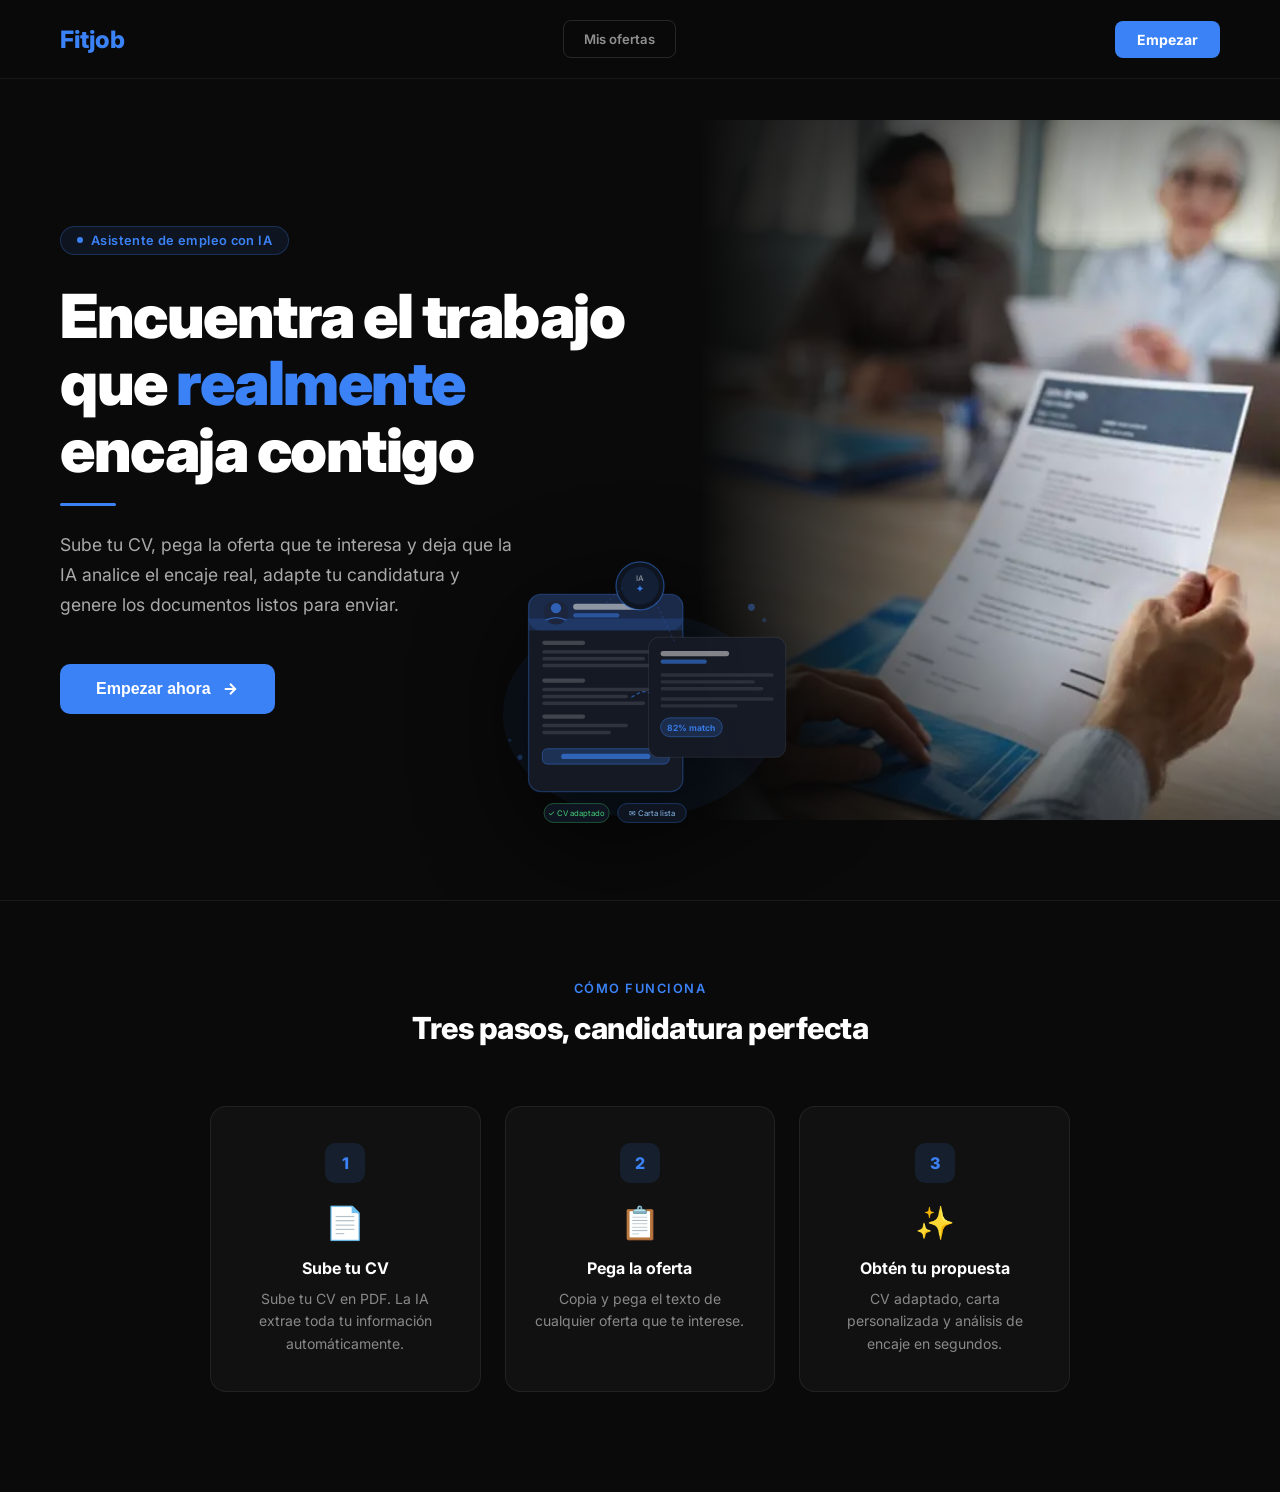
<file: pages/index.html>
<!DOCTYPE html>
<html lang="es">
<head>
  <meta charset="UTF-8">
  <meta name="viewport" content="width=device-width, initial-scale=1.0">
  <title>Fitjob — Encuentra el trabajo que realmente encaja contigo</title>
  <link rel="preconnect" href="https://fonts.googleapis.com">
  <link rel="preconnect" href="https://fonts.gstatic.com" crossorigin>
  <link href="https://fonts.googleapis.com/css2?family=Inter:wght@400;500;600;700;800;900&display=swap" rel="stylesheet">
  <link rel="stylesheet" href="/static/css/styles.css">
  <style>
    body { background: #0a0a0a; }

    .navbar {
      position: fixed; top: 0; left: 0; right: 0; z-index: 100;
      display: flex; align-items: center; justify-content: space-between;
      padding: 20px 60px;
      background: rgba(10,10,10,0.85);
      backdrop-filter: blur(12px);
      border-bottom: 1px solid rgba(255,255,255,0.06);
    }
    .navbar-logo {
      font-size: 1.5rem; font-weight: 800;
      color: #3B82F6; letter-spacing: -0.5px;
      text-decoration: none;
    }

    .hero {
      min-height: 100vh;
      display: flex; align-items: center;
      padding: 120px 60px 80px;
      gap: 60px;
      overflow: hidden;
      position: relative;
    }

    .hero-left {
      flex: 1;
      max-width: 580px;
      position: relative;
      z-index: 2;
    }

    /* Ocupa toda la mitad derecha hasta el borde de la pantalla */
    .hero-right {
      flex: 1;
      position: relative;
      align-self: stretch;
      margin-right: -60px;
      overflow: hidden;
      min-height: 600px;
    }

    /* Foto a sangre, cubre el área */
    .hero-photo {
      position: absolute;
      inset: 0;
      width: 100%;
      height: 100%;
      object-fit: cover;
      object-position: center center;
    }

    /* Gradiente sobre la foto: izquierda (negro → transparente) + oscurece top y bottom */
    .hero-overlay {
      position: absolute;
      inset: 0;
      background:
        linear-gradient(90deg,
          #0a0a0a 0%,
          rgba(10,10,10,0.65) 28%,
          rgba(10,10,10,0.15) 58%,
          transparent 80%
        ),
        linear-gradient(180deg,
          rgba(10,10,10,0.45) 0%,
          transparent 20%,
          transparent 72%,
          rgba(10,10,10,0.6) 100%
        );
      z-index: 1;
      pointer-events: none;
    }

    /* SVG de análisis IA: centrado horizontalmente, zona inferior del hero */
    .hero-mini-svg {
      position: absolute;
      bottom: 48px;
      left: 50%;
      transform: translateX(-50%);
      width: 360px;
      opacity: 0.93;
      filter: drop-shadow(0 24px 56px rgba(0,0,0,0.85));
      z-index: 5;
      pointer-events: none;
    }

    .hero-badge {
      display: inline-flex; align-items: center; gap: 8px;
      background: rgba(59,130,246,0.1);
      border: 1px solid rgba(59,130,246,0.25);
      color: #3B82F6; border-radius: 100px;
      padding: 6px 16px; font-size: 0.8rem; font-weight: 600;
      margin-bottom: 28px; letter-spacing: 0.03em;
    }
    .hero-badge::before {
      content: '';
      width: 6px; height: 6px;
      background: #3B82F6; border-radius: 50%;
      animation: pulse-dot 2s infinite;
    }
    @keyframes pulse-dot {
      0%, 100% { opacity: 1; }
      50% { opacity: 0.3; }
    }

    .hero-title {
      font-size: clamp(2.6rem, 5vw, 3.8rem);
      font-weight: 900; line-height: 1.1;
      color: #fff; letter-spacing: -1.5px;
      margin-bottom: 20px;
    }
    .hero-title span { color: #3B82F6; }

    .hero-line {
      width: 56px; height: 3px;
      background: #3B82F6; border-radius: 2px;
      margin-bottom: 24px;
    }

    .hero-tagline {
      font-size: 1.1rem; color: rgba(255,255,255,0.65);
      line-height: 1.7; margin-bottom: 44px;
      max-width: 460px;
    }

    .hero-cta {
      display: inline-flex; align-items: center; gap: 10px;
      background: #3B82F6; color: #fff;
      padding: 16px 36px; border-radius: 10px;
      font-size: 1rem; font-weight: 700;
      text-decoration: none;
      transition: background 0.2s, transform 0.15s;
      cursor: pointer; border: none;
    }
    .hero-cta:hover { background: #2563EB; transform: translateY(-2px); }
    .hero-cta svg { width: 18px; height: 18px; }

    /* ── Sección pasos ── */
    .steps-section {
      padding: 80px 60px 100px;
      border-top: 1px solid rgba(255,255,255,0.07);
    }
    .steps-label {
      text-align: center;
      font-size: 0.8rem; font-weight: 600;
      color: #3B82F6; letter-spacing: 0.12em;
      text-transform: uppercase; margin-bottom: 14px;
    }
    .steps-title {
      text-align: center;
      font-size: 1.9rem; font-weight: 800;
      color: #fff; letter-spacing: -0.5px;
      margin-bottom: 60px;
    }
    .steps-grid {
      display: grid;
      grid-template-columns: repeat(3, 1fr);
      gap: 24px; max-width: 860px; margin: 0 auto;
    }
    .step-card {
      background: #111;
      border: 1px solid rgba(255,255,255,0.07);
      border-radius: 16px; padding: 36px 28px;
      text-align: center;
      transition: border-color 0.2s, transform 0.2s;
    }
    .step-card:hover {
      border-color: rgba(59,130,246,0.35);
      transform: translateY(-4px);
    }
    .step-number {
      display: inline-flex; align-items: center; justify-content: center;
      width: 40px; height: 40px;
      background: rgba(59,130,246,0.12); color: #3B82F6;
      border-radius: 10px; font-size: 1rem; font-weight: 800;
      margin-bottom: 20px;
    }
    .step-icon { font-size: 2rem; margin-bottom: 16px; display: block; }
    .step-name { font-size: 1rem; font-weight: 700; color: #fff; margin-bottom: 10px; }
    .step-desc { font-size: 0.875rem; color: rgba(255,255,255,0.5); line-height: 1.6; }
  </style>
</head>
<body>

  <nav class="navbar">
    <a href="/" class="navbar-logo">Fitjob</a>
    <button class="btn-ghost" onclick="window.location.href='/history'" style="font-size:0.82rem;">Mis ofertas</button>
    <button class="btn-primary" onclick="empezar()">Empezar</button>
  </nav>

  <section class="hero">

    <div class="hero-left">
      <div class="hero-badge">Asistente de empleo con IA</div>
      <h1 class="hero-title">
        Encuentra el trabajo<br>que <span>realmente</span><br>encaja contigo
      </h1>
      <div class="hero-line"></div>
      <p class="hero-tagline">
        Sube tu CV, pega la oferta que te interesa y deja que la IA analice el encaje real,
        adapte tu candidatura y genere los documentos listos para enviar.
      </p>
      <button class="hero-cta" onclick="empezar()">
        Empezar ahora
        <svg viewBox="0 0 24 24" fill="none" stroke="currentColor" stroke-width="2.5">
          <path d="M5 12h14M12 5l7 7-7 7"/>
        </svg>
      </button>
    </div>

    <div class="hero-right">
      <!-- Foto de entrevista a sangre -->
      <img class="hero-photo" src="/static/img/hero.jpg.webp" alt="Entrevista de trabajo">
      <!-- Gradiente oscuro para legibilidad y coherencia de marca -->
      <div class="hero-overlay"></div>

    </div><!-- /hero-right -->

    <!-- Ilustración IA: centrada en la zona inferior del hero, entre texto y foto -->
    <svg class="hero-mini-svg" viewBox="0 0 420 360" fill="none" xmlns="http://www.w3.org/2000/svg">
        <ellipse cx="210" cy="200" rx="160" ry="120" fill="rgba(59,130,246,0.06)"/>
        <!-- Tarjeta CV -->
        <rect x="80" y="60" width="180" height="230" rx="14" fill="#161b27" stroke="rgba(59,130,246,0.35)" stroke-width="1.5"/>
        <rect x="80" y="60" width="180" height="42" rx="14" fill="rgba(59,130,246,0.18)"/>
        <rect x="80" y="88" width="180" height="14" fill="rgba(59,130,246,0.18)"/>
        <circle cx="112" cy="81" r="14" fill="#1e2840"/>
        <circle cx="112" cy="76" r="6" fill="#3B82F6" opacity="0.7"/>
        <path d="M100 90 Q112 84 124 90" stroke="#3B82F6" stroke-width="1.5" fill="none" opacity="0.7"/>
        <rect x="132" y="71" width="80" height="7" rx="3.5" fill="rgba(255,255,255,0.55)"/>
        <rect x="132" y="82" width="54" height="5" rx="2.5" fill="rgba(59,130,246,0.55)"/>
        <rect x="96" y="114" width="50" height="5" rx="2.5" fill="rgba(255,255,255,0.2)"/>
        <rect x="96" y="125" width="148" height="4" rx="2" fill="rgba(255,255,255,0.12)"/>
        <rect x="96" y="133" width="120" height="4" rx="2" fill="rgba(255,255,255,0.12)"/>
        <rect x="96" y="141" width="134" height="4" rx="2" fill="rgba(255,255,255,0.12)"/>
        <rect x="96" y="158" width="50" height="5" rx="2.5" fill="rgba(255,255,255,0.2)"/>
        <rect x="96" y="169" width="148" height="4" rx="2" fill="rgba(255,255,255,0.12)"/>
        <rect x="96" y="177" width="100" height="4" rx="2" fill="rgba(255,255,255,0.12)"/>
        <rect x="96" y="185" width="120" height="4" rx="2" fill="rgba(255,255,255,0.12)"/>
        <rect x="96" y="200" width="50" height="5" rx="2.5" fill="rgba(255,255,255,0.2)"/>
        <rect x="96" y="211" width="100" height="4" rx="2" fill="rgba(255,255,255,0.12)"/>
        <rect x="96" y="219" width="80" height="4" rx="2" fill="rgba(255,255,255,0.12)"/>
        <rect x="96" y="240" width="148" height="18" rx="6" fill="rgba(59,130,246,0.25)" stroke="rgba(59,130,246,0.5)" stroke-width="1"/>
        <rect x="118" y="246" width="104" height="6" rx="3" fill="rgba(59,130,246,0.7)"/>
        <!-- Tarjeta oferta -->
        <rect x="220" y="110" width="160" height="140" rx="12" fill="#161b27" stroke="rgba(255,255,255,0.1)" stroke-width="1"/>
        <rect x="234" y="126" width="80" height="6" rx="3" fill="rgba(255,255,255,0.5)"/>
        <rect x="234" y="136" width="54" height="5" rx="2.5" fill="rgba(59,130,246,0.6)"/>
        <rect x="234" y="152" width="132" height="4" rx="2" fill="rgba(255,255,255,0.1)"/>
        <rect x="234" y="160" width="110" height="4" rx="2" fill="rgba(255,255,255,0.1)"/>
        <rect x="234" y="168" width="120" height="4" rx="2" fill="rgba(255,255,255,0.1)"/>
        <rect x="234" y="180" width="132" height="4" rx="2" fill="rgba(255,255,255,0.1)"/>
        <rect x="234" y="188" width="90" height="4" rx="2" fill="rgba(255,255,255,0.1)"/>
        <rect x="234" y="204" width="72" height="22" rx="11" fill="rgba(59,130,246,0.2)" stroke="rgba(59,130,246,0.5)" stroke-width="1"/>
        <text x="270" y="219" text-anchor="middle" font-family="Inter,Arial,sans-serif" font-size="10" font-weight="700" fill="#3B82F6">82% match</text>
        <path d="M200 180 Q215 170 220 175" stroke="#3B82F6" stroke-width="1.5" stroke-dasharray="4 3" opacity="0.6"/>
        <!-- Nodo IA -->
        <circle cx="210" cy="50" r="28" fill="#0f1623" stroke="rgba(59,130,246,0.5)" stroke-width="1.5"/>
        <circle cx="210" cy="50" r="22" fill="rgba(59,130,246,0.1)"/>
        <text x="210" y="44" text-anchor="middle" font-family="Inter,Arial,sans-serif" font-size="9" font-weight="600" fill="rgba(255,255,255,0.5)">IA</text>
        <text x="210" y="57" text-anchor="middle" font-family="Inter,Arial,sans-serif" font-size="11" font-weight="700" fill="#3B82F6">✦</text>
        <line x1="170" y1="70" x2="192" y2="50" stroke="rgba(59,130,246,0.3)" stroke-width="1" stroke-dasharray="3 3"/>
        <line x1="250" y1="115" x2="228" y2="68" stroke="rgba(59,130,246,0.3)" stroke-width="1" stroke-dasharray="3 3"/>
        <circle cx="340" cy="75" r="4" fill="rgba(59,130,246,0.4)"/>
        <circle cx="355" cy="90" r="2.5" fill="rgba(59,130,246,0.25)"/>
        <circle cx="70" cy="250" r="3" fill="rgba(59,130,246,0.3)"/>
        <circle cx="58" cy="230" r="2" fill="rgba(59,130,246,0.2)"/>
        <!-- Chips resultado -->
        <rect x="98" y="304" width="76" height="22" rx="11" fill="#0f1623" stroke="rgba(74,222,128,0.4)" stroke-width="1"/>
        <text x="136" y="319" text-anchor="middle" font-family="Inter,Arial,sans-serif" font-size="9" fill="#4ade80">✓ CV adaptado</text>
        <rect x="184" y="304" width="80" height="22" rx="11" fill="#0f1623" stroke="rgba(59,130,246,0.4)" stroke-width="1"/>
        <text x="224" y="319" text-anchor="middle" font-family="Inter,Arial,sans-serif" font-size="9" fill="#93c5fd">✉ Carta lista</text>
      </svg>

  </section>

  <!-- Pasos -->
  <section class="steps-section">
    <p class="steps-label">Cómo funciona</p>
    <h2 class="steps-title">Tres pasos, candidatura perfecta</h2>
    <div class="steps-grid">
      <div class="step-card">
        <div class="step-number">1</div>
        <span class="step-icon">📄</span>
        <div class="step-name">Sube tu CV</div>
        <p class="step-desc">Sube tu CV en PDF. La IA extrae toda tu información automáticamente.</p>
      </div>
      <div class="step-card">
        <div class="step-number">2</div>
        <span class="step-icon">📋</span>
        <div class="step-name">Pega la oferta</div>
        <p class="step-desc">Copia y pega el texto de cualquier oferta que te interese.</p>
      </div>
      <div class="step-card">
        <div class="step-number">3</div>
        <span class="step-icon">✨</span>
        <div class="step-name">Obtén tu propuesta</div>
        <p class="step-desc">CV adaptado, carta personalizada y análisis de encaje en segundos.</p>
      </div>
    </div>
  </section>

  <script>
    async function empezar() {
      const res = await fetch('/api/session', { method: 'POST' });
      if (res.ok) {
        window.location.href = '/onboarding';
      } else {
        alert('Error al iniciar sesión. Recarga la página e inténtalo de nuevo.');
      }
    }
  </script>
</body>
</html>
</file>
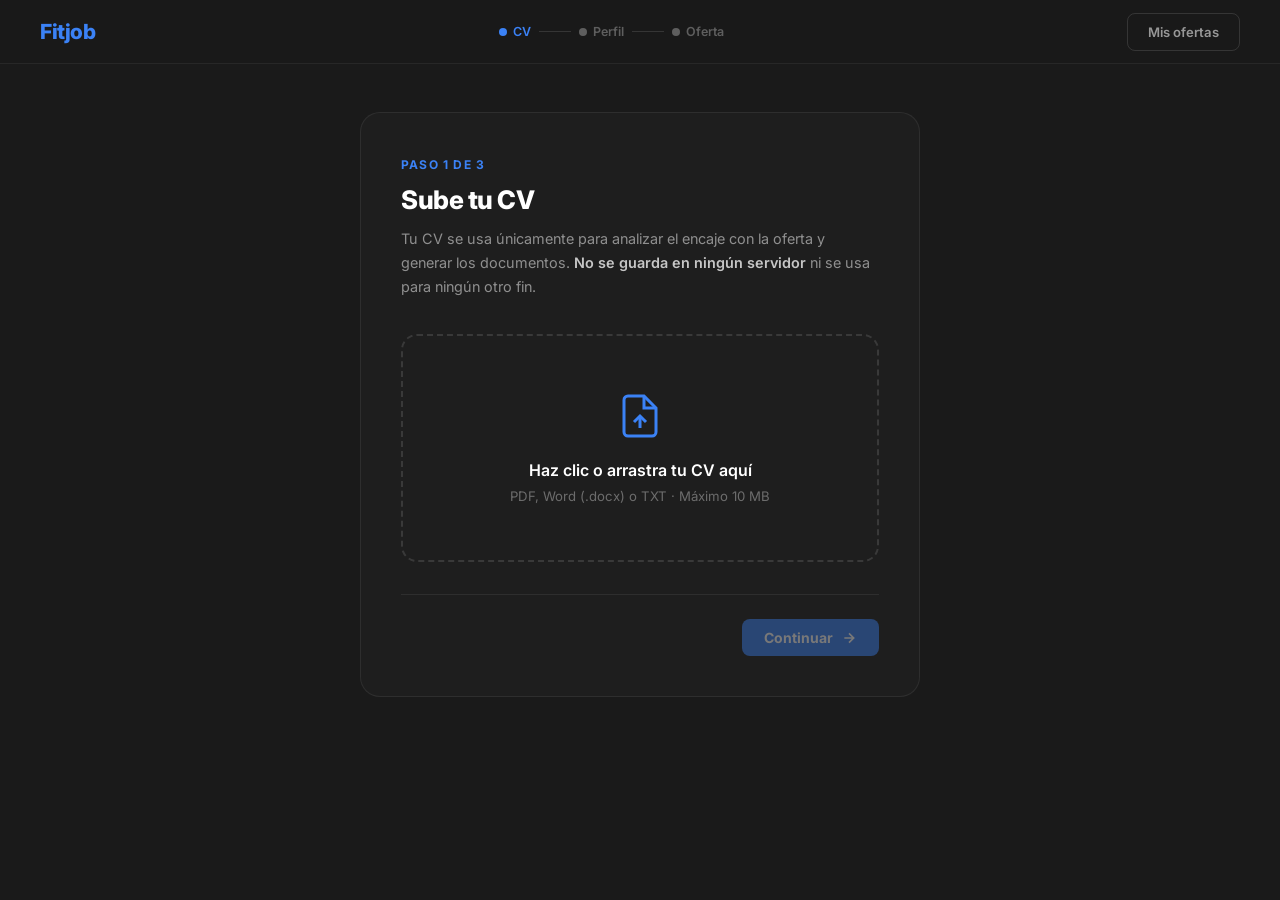
<file: pages/onboarding.html>
<!DOCTYPE html>
<html lang="es">
<head>
  <meta charset="UTF-8">
  <meta name="viewport" content="width=device-width, initial-scale=1.0">
  <title>Fitjob — Tu perfil</title>
  <link rel="preconnect" href="https://fonts.googleapis.com">
  <link rel="preconnect" href="https://fonts.gstatic.com" crossorigin>
  <link href="https://fonts.googleapis.com/css2?family=Inter:wght@400;500;600;700;800;900&display=swap" rel="stylesheet">
  <link rel="stylesheet" href="/static/css/styles.css">
</head>
<body>

  <!-- Navbar -->
  <nav class="navbar-inner">
    <a href="/" class="navbar-logo">Fitjob</a>
    <div class="navbar-steps">
      <div class="nav-step active" id="nav-step-1">
        <span class="nav-step-dot"></span> CV
      </div>
      <div class="nav-step-line"></div>
      <div class="nav-step" id="nav-step-2">
        <span class="nav-step-dot"></span> Perfil
      </div>
      <div class="nav-step-line"></div>
      <div class="nav-step" id="nav-step-3">
        <span class="nav-step-dot"></span> Oferta
      </div>
    </div>
    <button class="btn-ghost" onclick="window.location.href='/history'" style="font-size:0.82rem;">Mis ofertas</button>
  </nav>

  <main class="onboarding-main">

    <!-- ═══ PASO 1: Subir CV ═══ -->
    <section class="ob-step" id="step-1">
      <div class="ob-card">
        <div class="ob-header">
          <div class="ob-step-badge">Paso 1 de 3</div>
          <h1 class="ob-title">Sube tu CV</h1>
          <p class="ob-subtitle">
            Tu CV se usa únicamente para analizar el encaje con la oferta y generar los documentos.
            <strong>No se guarda en ningún servidor</strong> ni se usa para ningún otro fin.
          </p>
        </div>

        <div class="upload-area" id="upload-area" onclick="document.getElementById('cv-input').click()">
          <input type="file" id="cv-input" accept=".pdf,.docx,.doc,.txt" style="display:none" onchange="handleFileSelect(this)">
          <div class="upload-icon">
            <svg width="48" height="48" viewBox="0 0 24 24" fill="none" stroke="#3B82F6" stroke-width="1.5">
              <path d="M14 2H6a2 2 0 00-2 2v16a2 2 0 002 2h12a2 2 0 002-2V8z"/>
              <polyline points="14 2 14 8 20 8"/>
              <line x1="12" y1="18" x2="12" y2="12"/>
              <polyline points="9 15 12 12 15 15"/>
            </svg>
          </div>
          <p class="upload-text">Haz clic o arrastra tu CV aquí</p>
          <p class="upload-hint">PDF, Word (.docx) o TXT · Máximo 10 MB</p>
        </div>

        <div class="upload-success" id="upload-success" style="display:none">
          <div class="upload-success-icon">✓</div>
          <div>
            <div class="upload-success-name" id="upload-filename"></div>
            <div class="upload-success-sub">CV cargado correctamente</div>
          </div>
          <button class="upload-change-btn" onclick="resetUpload()">Cambiar</button>
        </div>

        <div class="ob-error" id="upload-error" style="display:none"></div>

        <div class="ob-footer">
          <div></div>
          <button class="btn-primary" id="btn-step1" onclick="irPaso2()" disabled>
            Continuar
            <svg width="16" height="16" viewBox="0 0 24 24" fill="none" stroke="currentColor" stroke-width="2.5"><path d="M5 12h14M12 5l7 7-7 7"/></svg>
          </button>
        </div>
      </div>
    </section>

    <!-- ═══ PASO 2: Perfil ═══ -->
    <section class="ob-step" id="step-2" style="display:none">
      <div class="ob-card ob-card-wide">
        <div class="ob-header">
          <div class="ob-step-badge">Paso 2 de 3</div>
          <h1 class="ob-title">Cuéntanos qué buscas</h1>
          <p class="ob-subtitle">Estas respuestas permiten al sistema analizar si la oferta encaja realmente con lo que quieres.</p>
        </div>

        <form id="profile-form">

          <!-- P1: Sectores -->
          <div class="form-group">
            <label class="form-label">¿En qué sectores te gustaría trabajar? <span class="form-hint">(Elige todos los que quieras)</span></label>
            <div class="chips-group" id="chips-sectores">
              <button type="button" class="chip" data-value="Tecnología">Tecnología</button>
              <button type="button" class="chip" data-value="Marketing">Marketing</button>
              <button type="button" class="chip" data-value="Consultoría">Consultoría</button>
              <button type="button" class="chip" data-value="Banca y finanzas">Banca y finanzas</button>
              <button type="button" class="chip" data-value="Moda y lujo">Moda y lujo</button>
              <button type="button" class="chip" data-value="Cosmética y belleza">Cosmética y belleza</button>
              <button type="button" class="chip" data-value="Deporte">Deporte</button>
              <button type="button" class="chip" data-value="Educación">Educación</button>
              <button type="button" class="chip" data-value="Salud">Salud</button>
              <button type="button" class="chip" data-value="Entretenimiento">Entretenimiento</button>
              <button type="button" class="chip" data-value="Otro">Otro</button>
            </div>
            <input type="text" class="form-input" id="otro-sectores" placeholder="¿Qué sector?" style="display:none;margin-top:10px;">
          </div>

          <!-- P2: Modalidad -->
          <div class="form-group">
            <label class="form-label">¿Qué modalidad de trabajo buscas?</label>
            <div class="chips-group single" id="chips-modalidad">
              <button type="button" class="chip" data-value="Solo presencial">Solo presencial</button>
              <button type="button" class="chip" data-value="Preferiblemente presencial">Preferiblemente presencial</button>
              <button type="button" class="chip" data-value="Híbrido">Híbrido</button>
              <button type="button" class="chip" data-value="Preferiblemente remoto">Preferiblemente remoto</button>
              <button type="button" class="chip" data-value="Solo remoto">Solo remoto</button>
            </div>
          </div>

          <!-- P3: Ciudades -->
          <div class="form-group">
            <label class="form-label">¿En qué ciudades estarías dispuesto/a a trabajar?</label>
            <input type="text" class="form-input" id="input-ciudades" placeholder="Ej: Barcelona, Madrid, Valencia…" autocomplete="off">
          </div>

          <!-- P4: Salario -->
          <div class="form-group">
            <label class="form-label">¿Cuál es el salario bruto anual mínimo que aceptarías?</label>
            <div class="salary-row">
              <input type="number" class="form-input salary-input" id="input-salario" placeholder="Ej: 22000" min="0" step="500">
              <select class="form-select" id="select-moneda">
                <option value="EUR">€ EUR</option>
                <option value="USD">$ USD</option>
                <option value="GBP">£ GBP</option>
              </select>
            </div>
            <p class="form-sublabel">En bruto anual. Deja en 0 si el salario no es un factor decisivo.</p>
          </div>

          <!-- P5: Tipo empresa -->
          <div class="form-group">
            <label class="form-label">¿Qué tipo de empresa te atrae más? <span class="form-hint">(Puedes seleccionar varias)</span></label>
            <div class="chips-group" id="chips-tipo-empresa">
              <button type="button" class="chip" data-value="Startup">Startup</button>
              <button type="button" class="chip" data-value="Pyme">Pyme</button>
              <button type="button" class="chip" data-value="Empresa mediana">Empresa mediana</button>
              <button type="button" class="chip" data-value="Multinacional">Multinacional</button>
              <button type="button" class="chip" data-value="Agencia">Agencia</button>
              <button type="button" class="chip" data-value="Consultora">Consultora</button>
              <button type="button" class="chip" data-value="Institución pública">Institución pública</button>
              <button type="button" class="chip" data-value="Sin preferencia">Sin preferencia</button>
              <button type="button" class="chip" data-value="Otro">Otro</button>
            </div>
            <input type="text" class="form-input" id="otro-tipo-empresa" placeholder="¿Qué tipo de empresa?" style="display:none;margin-top:10px;">
          </div>

          <!-- P6: Nivel responsabilidad -->
          <div class="form-group">
            <label class="form-label">¿Qué nivel de responsabilidad buscas?</label>
            <div class="chips-group single" id="chips-nivel">
              <button type="button" class="chip" data-value="Prácticas o primer empleo">Prácticas o primer empleo</button>
              <button type="button" class="chip" data-value="Posición junior">Posición junior</button>
              <button type="button" class="chip" data-value="Posición senior">Posición senior</button>
              <button type="button" class="chip" data-value="Rol de liderazgo o gestión">Rol de liderazgo o gestión</button>
            </div>
          </div>

          <!-- P7: Prioridades -->
          <div class="form-group">
            <label class="form-label">¿Qué es lo más importante para ti en un trabajo?</label>
            <div class="chips-group" id="chips-prioridades">
              <button type="button" class="chip" data-value="Salario">Salario</button>
              <button type="button" class="chip" data-value="Flexibilidad horaria">Flexibilidad horaria</button>
              <button type="button" class="chip" data-value="Trabajo en remoto">Trabajo en remoto</button>
              <button type="button" class="chip" data-value="Crecimiento profesional">Crecimiento profesional</button>
              <button type="button" class="chip" data-value="Ambiente de equipo">Ambiente de equipo</button>
              <button type="button" class="chip" data-value="Propósito o impacto">Propósito o impacto</button>
              <button type="button" class="chip" data-value="Estabilidad">Estabilidad</button>
              <button type="button" class="chip" data-value="Creatividad">Creatividad</button>
              <button type="button" class="chip" data-value="Aprendizaje continuo">Aprendizaje continuo</button>
              <button type="button" class="chip" data-value="Reconocimiento">Reconocimiento</button>
              <button type="button" class="chip" data-value="Otro">Otro</button>
            </div>
            <input type="text" class="form-input" id="otro-prioridades" placeholder="¿Qué más valoras?" style="display:none;margin-top:10px;">
          </div>

          <!-- P8: Rechazos -->
          <div class="form-group">
            <label class="form-label">¿Qué condiciones rechazarías aunque todo lo demás encajara?</label>
            <div class="chips-group" id="chips-rechazos">
              <button type="button" class="chip" data-value="Solo presencial sin flexibilidad">Solo presencial sin flexibilidad</button>
              <button type="button" class="chip" data-value="Salario por debajo de mi mínimo">Salario por debajo de mi mínimo</button>
              <button type="button" class="chip" data-value="Empresa sin cultura de feedback">Empresa sin cultura de feedback</button>
              <button type="button" class="chip" data-value="Viajes frecuentes no pactados">Viajes frecuentes no pactados</button>
              <button type="button" class="chip" data-value="Sin posibilidad de crecimiento">Sin posibilidad de crecimiento</button>
              <button type="button" class="chip" data-value="Sector que no me motiva">Sector que no me motiva</button>
              <button type="button" class="chip" data-value="Otro">Otro</button>
            </div>
            <input type="text" class="form-input" id="otro-rechazos" placeholder="¿Qué condición rechazarías?" style="display:none;margin-top:10px;">
          </div>

          <!-- P9: Momento carrera -->
          <div class="form-group">
            <label class="form-label">¿En qué momento de tu carrera estás?</label>
            <div class="chips-group single" id="chips-momento">
              <button type="button" class="chip" data-value="Buscando mi primer empleo">Buscando mi primer empleo</button>
              <button type="button" class="chip" data-value="Cambiando de sector">Cambiando de sector</button>
              <button type="button" class="chip" data-value="Creciendo dentro de mi sector">Creciendo dentro de mi sector</button>
              <button type="button" class="chip" data-value="Volviendo al mercado laboral">Volviendo al mercado laboral</button>
              <button type="button" class="chip" data-value="Buscando cambio después de mucho tiempo en la misma empresa">Buscando un cambio tras mucho tiempo en la misma empresa</button>
              <button type="button" class="chip" data-value="Otro">Otro</button>
            </div>
            <input type="text" class="form-input" id="otro-momento" placeholder="Describe tu situación actual…" style="display:none;margin-top:10px;">
          </div>

          <!-- P10: Notas -->
          <div class="form-group">
            <label class="form-label">¿Hay algo más que el asistente deba saber? <span class="form-hint">(Opcional)</span></label>
            <textarea class="form-textarea" id="input-notas" placeholder="Cuéntanos cualquier cosa relevante sobre lo que buscas o lo que es importante para ti…" rows="3"></textarea>
          </div>

        </form>

        <div class="ob-error" id="profile-error" style="display:none"></div>

        <div class="ob-footer">
          <button class="btn-ghost" onclick="irPaso1()">
            <svg width="16" height="16" viewBox="0 0 24 24" fill="none" stroke="currentColor" stroke-width="2.5"><path d="M19 12H5M12 19l-7-7 7-7"/></svg>
            Volver
          </button>
          <button class="btn-primary" onclick="irPaso3()">
            Continuar
            <svg width="16" height="16" viewBox="0 0 24 24" fill="none" stroke="currentColor" stroke-width="2.5"><path d="M5 12h14M12 5l7 7-7 7"/></svg>
          </button>
        </div>
      </div>
    </section>

    <!-- ═══ PASO 3: Oferta ═══ -->
    <section class="ob-step" id="step-3" style="display:none">
      <div class="ob-card ob-card-wide">
        <div class="ob-header">
          <div class="ob-step-badge">Paso 3 de 3</div>
          <h1 class="ob-title">Pega la oferta</h1>
          <p class="ob-subtitle">
            Copia y pega el contenido completo de la oferta que te interesa: título, empresa, descripción, requisitos y condiciones.
            <strong>Cuanto más completa sea la oferta, mejor será el análisis.</strong>
          </p>
        </div>

        <!-- Límites de caracteres -->
        <div class="form-group">
          <label class="form-label">Límite de caracteres de la oferta <span class="form-hint">(Opcional)</span></label>
          <p class="form-sublabel">Si la oferta indica un máximo de caracteres para la carta, escríbelo aquí. Deja en 0 o vacío si no hay límite.</p>
          <div class="char-limits-row">
            <div class="char-limit-field">
              <label class="char-limit-label">Carta completa</label>
              <input type="number" class="form-input char-limit-input" id="limite-carta-larga" min="0" placeholder="Sin límite (0)">
            </div>
            <div class="char-limit-field">
              <label class="char-limit-label">Carta corta (formulario)</label>
              <input type="number" class="form-input char-limit-input" id="limite-carta-corta" min="0" placeholder="Sin límite (0)">
            </div>
          </div>
        </div>

        <div class="form-group">
          <textarea
            class="form-textarea offer-textarea"
            id="input-oferta"
            placeholder="Pega aquí el texto completo de la oferta de trabajo…&#10;&#10;Ejemplo:&#10;Empresa X busca un/a Marketing Manager para…&#10;&#10;Responsabilidades:&#10;— …&#10;&#10;Requisitos:&#10;— …"
            rows="14"
          ></textarea>
          <div class="offer-chars" id="offer-chars">0 caracteres</div>
        </div>

        <div class="ob-error" id="offer-error" style="display:none"></div>

        <div class="ob-footer">
          <button class="btn-ghost" onclick="irPaso2()">
            <svg width="16" height="16" viewBox="0 0 24 24" fill="none" stroke="currentColor" stroke-width="2.5"><path d="M19 12H5M12 19l-7-7 7-7"/></svg>
            Volver
          </button>
          <button class="btn-primary" onclick="analizarOferta()">
            Analizar oferta
            <svg width="16" height="16" viewBox="0 0 24 24" fill="none" stroke="currentColor" stroke-width="2.5"><path d="M5 12h14M12 5l7 7-7 7"/></svg>
          </button>
        </div>
      </div>
    </section>

  </main>

  <script src="/static/js/onboarding.js"></script>
</body>
</html>
</file>
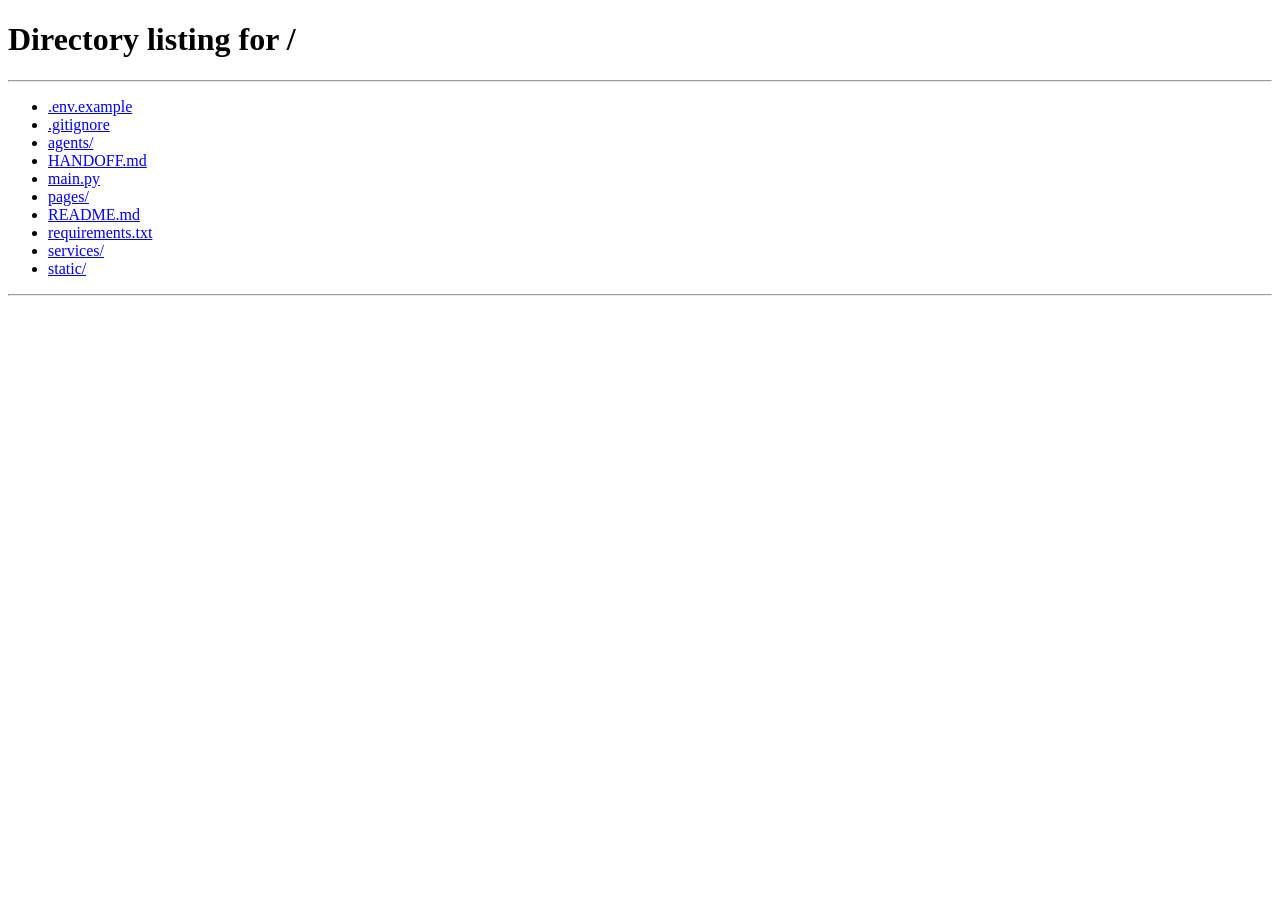
<file: pages/results.html>
<!DOCTYPE html>
<html lang="es">
<head>
  <meta charset="UTF-8">
  <meta name="viewport" content="width=device-width, initial-scale=1.0">
  <title>Fitjob — Resultados</title>
  <link rel="preconnect" href="https://fonts.googleapis.com">
  <link rel="preconnect" href="https://fonts.gstatic.com" crossorigin>
  <link href="https://fonts.googleapis.com/css2?family=Inter:wght@400;500;600;700;800;900&display=swap" rel="stylesheet">
  <link rel="stylesheet" href="/static/css/styles.css">
  <style>
    .results-layout {
      max-width: 860px;
      margin: 0 auto;
      padding: 100px 24px 80px;
    }

    /* ── Encabezado oferta ── */
    .results-job-header {
      text-align: center;
      margin-bottom: 40px;
    }
    .results-job-title {
      font-size: 1.6rem; font-weight: 800;
      color: #fff; margin-bottom: 6px;
    }
    .results-job-company {
      font-size: 1rem; color: rgba(255,255,255,0.5);
    }

    /* ── Score circular ── */
    .score-card {
      background: #1a1a1a;
      border: 1px solid rgba(255,255,255,0.08);
      border-radius: 20px;
      padding: 40px;
      display: flex;
      align-items: center;
      gap: 48px;
      margin-bottom: 24px;
    }
    .score-circle-wrap {
      flex-shrink: 0;
      position: relative;
      width: 160px; height: 160px;
    }
    .score-circle-wrap svg {
      transform: rotate(-90deg);
      width: 160px; height: 160px;
    }
    .score-track { fill: none; stroke: #2a2a2a; stroke-width: 12; }
    .score-fill  { fill: none; stroke-width: 12; stroke-linecap: round; transition: stroke-dashoffset 1.2s ease; }
    .score-center {
      position: absolute; inset: 0;
      display: flex; flex-direction: column;
      align-items: center; justify-content: center;
    }
    .score-number {
      font-size: 2.4rem; font-weight: 900;
      line-height: 1;
    }
    .score-label {
      font-size: 0.7rem; font-weight: 600;
      color: rgba(255,255,255,0.4);
      text-transform: uppercase; letter-spacing: 0.08em;
      margin-top: 4px;
    }
    .score-text { flex: 1; }
    .score-text-title {
      font-size: 1rem; font-weight: 700;
      color: #fff; margin-bottom: 12px;
    }
    .score-justificacion {
      font-size: 0.9rem;
      color: rgba(255,255,255,0.65);
      line-height: 1.7;
    }

    /* ── Columnas puntos fuertes / gaps ── */
    .analysis-grid {
      display: grid;
      grid-template-columns: 1fr 1fr;
      gap: 16px;
      margin-bottom: 24px;
    }
    .analysis-card {
      background: #1a1a1a;
      border: 1px solid rgba(255,255,255,0.08);
      border-radius: 16px;
      padding: 28px;
    }
    .analysis-card-title {
      font-size: 0.8rem; font-weight: 700;
      text-transform: uppercase; letter-spacing: 0.08em;
      margin-bottom: 18px;
      display: flex; align-items: center; gap: 8px;
    }
    .analysis-card-title.strengths { color: #3B82F6; }
    .analysis-card-title.gaps { color: #F59E0B; }
    .analysis-list { list-style: none; padding: 0; margin: 0; }
    .analysis-list li {
      display: flex; align-items: flex-start; gap: 10px;
      font-size: 0.875rem; color: rgba(255,255,255,0.75);
      line-height: 1.55; margin-bottom: 12px;
    }
    .analysis-list li:last-child { margin-bottom: 0; }
    .analysis-list li .icon { flex-shrink: 0; margin-top: 1px; }

    /* ── Carta preview ── */
    .carta-card {
      background: #1a1a1a;
      border: 1px solid rgba(255,255,255,0.08);
      border-radius: 16px;
      padding: 28px;
      margin-bottom: 24px;
    }
    .carta-card-title {
      font-size: 0.8rem; font-weight: 700;
      text-transform: uppercase; letter-spacing: 0.08em;
      color: rgba(255,255,255,0.5);
      margin-bottom: 16px;
      display: flex; align-items: center; gap: 8px;
    }
    .carta-preview {
      font-size: 0.875rem;
      color: rgba(255,255,255,0.7);
      line-height: 1.7;
      max-height: 180px;
      overflow: hidden;
      position: relative;
    }
    .carta-preview.expanded { max-height: none; }
    .carta-fade {
      position: absolute; bottom: 0; left: 0; right: 0;
      height: 60px;
      background: linear-gradient(transparent, #1a1a1a);
    }
    .carta-expand-btn {
      background: none; border: none;
      color: #3B82F6; font-size: 0.8rem; font-weight: 600;
      cursor: pointer; padding: 8px 0 0; display: block;
    }

    /* ── Descargas ── */
    .downloads-card {
      background: #1a1a1a;
      border: 1px solid rgba(255,255,255,0.08);
      border-radius: 16px;
      padding: 28px;
      margin-bottom: 24px;
    }
    .downloads-title {
      font-size: 0.8rem; font-weight: 700;
      text-transform: uppercase; letter-spacing: 0.08em;
      color: rgba(255,255,255,0.5);
      margin-bottom: 20px;
    }
    .downloads-grid {
      display: grid;
      grid-template-columns: repeat(3, 1fr);
      gap: 12px;
    }
    .download-btn {
      display: flex; flex-direction: column; align-items: center;
      gap: 10px; padding: 20px 16px;
      background: #3B82F6; color: #fff;
      border: none; border-radius: 12px;
      font-size: 0.8rem; font-weight: 600;
      cursor: pointer;
      text-decoration: none;
      transition: background 0.2s, transform 0.15s;
      text-align: center;
    }
    .download-btn:hover { background: #2563EB; transform: translateY(-2px); }
    .download-btn svg { width: 22px; height: 22px; }
    .download-btn-label { line-height: 1.3; }

    /* ── Email ── */
    .email-card {
      background: #1a1a1a;
      border: 1px solid rgba(255,255,255,0.08);
      border-radius: 16px;
      padding: 28px;
      margin-bottom: 32px;
    }
    .email-title {
      font-size: 0.8rem; font-weight: 700;
      text-transform: uppercase; letter-spacing: 0.08em;
      color: rgba(255,255,255,0.5);
      margin-bottom: 8px;
    }
    .email-subtitle {
      font-size: 0.85rem;
      color: rgba(255,255,255,0.45);
      margin-bottom: 16px;
    }
    .email-row {
      display: flex; gap: 12px;
    }
    .email-input {
      flex: 1;
    }
    .email-feedback {
      font-size: 0.825rem;
      margin-top: 10px;
      display: none;
    }
    .email-feedback.ok { color: #4ade80; display: block; }
    .email-feedback.err { color: #EF4444; display: block; }

    /* ── Analizar otra oferta ── */
    .new-offer-btn {
      width: 100%; padding: 16px;
      background: transparent;
      border: 1px solid rgba(255,255,255,0.12);
      border-radius: 12px;
      color: rgba(255,255,255,0.6);
      font-size: 0.9rem; font-weight: 600;
      cursor: pointer;
      transition: border-color 0.2s, color 0.2s;
      display: flex; align-items: center; justify-content: center; gap: 8px;
    }
    .new-offer-btn:hover {
      border-color: #3B82F6;
      color: #3B82F6;
    }
  </style>
</head>
<body>

  <nav class="navbar-inner">
    <a href="/" class="navbar-logo">Fitjob</a>
    <button class="btn-ghost" id="btn-history" onclick="window.location.href='/history'" style="font-size:0.82rem;">
      Mis ofertas
    </button>
    <div></div>
  </nav>

  <main class="results-layout" id="results-main" style="display:none">

    <div class="results-job-header">
      <div class="results-job-title" id="job-title">Cargando…</div>
      <div class="results-job-company" id="job-company"></div>
    </div>

    <!-- Score -->
    <div class="score-card">
      <div class="score-circle-wrap">
        <svg viewBox="0 0 160 160">
          <circle class="score-track" cx="80" cy="80" r="68"/>
          <circle class="score-fill" id="score-arc" cx="80" cy="80" r="68"
            stroke-dasharray="427.26"
            stroke-dashoffset="427.26"
          />
        </svg>
        <div class="score-center">
          <span class="score-number" id="score-number">0%</span>
          <span class="score-label">Encaje</span>
        </div>
      </div>
      <div class="score-text">
        <div class="score-text-title">Análisis de compatibilidad</div>
        <div class="score-justificacion" id="score-justificacion"></div>
      </div>
    </div>

    <!-- Puntos fuertes y gaps -->
    <div class="analysis-grid">
      <div class="analysis-card">
        <div class="analysis-card-title strengths">
          <svg width="14" height="14" viewBox="0 0 24 24" fill="none" stroke="currentColor" stroke-width="2.5"><polyline points="20 6 9 17 4 12"/></svg>
          Puntos fuertes
        </div>
        <ul class="analysis-list" id="strengths-list"></ul>
      </div>
      <div class="analysis-card">
        <div class="analysis-card-title gaps">
          <svg width="14" height="14" viewBox="0 0 24 24" fill="none" stroke="currentColor" stroke-width="2.5"><path d="M10.29 3.86L1.82 18a2 2 0 001.71 3h16.94a2 2 0 001.71-3L13.71 3.86a2 2 0 00-3.42 0z"/><line x1="12" y1="9" x2="12" y2="13"/><line x1="12" y1="17" x2="12.01" y2="17"/></svg>
          Áreas de mejora
        </div>
        <ul class="analysis-list" id="gaps-list"></ul>
      </div>
    </div>

    <!-- Carta preview -->
    <div class="carta-card">
      <div class="carta-card-title">
        <svg width="14" height="14" viewBox="0 0 24 24" fill="none" stroke="currentColor" stroke-width="2"><path d="M14 2H6a2 2 0 00-2 2v16a2 2 0 002 2h12a2 2 0 002-2V8z"/><polyline points="14 2 14 8 20 8"/></svg>
        Carta de presentación
      </div>
      <div class="carta-preview" id="carta-preview">
        <div id="carta-text"></div>
        <div class="carta-fade" id="carta-fade"></div>
      </div>
      <button class="carta-expand-btn" id="carta-expand-btn" onclick="toggleCarta()">Ver carta completa ↓</button>
    </div>

    <!-- Descargas -->
    <div class="downloads-card">
      <div class="downloads-title">Descarga tus documentos</div>
      <div class="downloads-grid">
        <a class="download-btn" id="dl-cv" href="#" download>
          <svg viewBox="0 0 24 24" fill="none" stroke="currentColor" stroke-width="2"><path d="M14 2H6a2 2 0 00-2 2v16a2 2 0 002 2h12a2 2 0 002-2V8z"/><polyline points="14 2 14 8 20 8"/><line x1="12" y1="18" x2="12" y2="12"/><polyline points="9 15 12 18 15 15"/></svg>
          <span class="download-btn-label">CV Adaptado</span>
        </a>
        <a class="download-btn" id="dl-carta" href="#" download>
          <svg viewBox="0 0 24 24" fill="none" stroke="currentColor" stroke-width="2"><path d="M4 4h16c1.1 0 2 .9 2 2v12c0 1.1-.9 2-2 2H4c-1.1 0-2-.9-2-2V6c0-1.1.9-2 2-2z"/><polyline points="22,6 12,13 2,6"/></svg>
          <span class="download-btn-label">Carta Completa</span>
        </a>
        <a class="download-btn" id="dl-carta-corta" href="#" download>
          <svg viewBox="0 0 24 24" fill="none" stroke="currentColor" stroke-width="2"><path d="M9 11l3 3L22 4"/><path d="M21 12v7a2 2 0 01-2 2H5a2 2 0 01-2-2V5a2 2 0 012-2h11"/></svg>
          <span class="download-btn-label">Carta Corta<br><small style="font-weight:400;opacity:.8">(para formularios)</small></span>
        </a>
      </div>
    </div>

    <!-- Email -->
    <div class="email-card">
      <div class="email-title">Recibir por email</div>
      <p class="email-subtitle">Introduce tu email y te enviamos los tres documentos adjuntos.</p>
      <div class="email-row">
        <input type="email" class="form-input email-input" id="email-input" placeholder="tu@email.com">
        <button class="btn-primary" onclick="enviarEmail()">Enviar</button>
      </div>
      <div class="email-feedback" id="email-feedback"></div>
    </div>

    <!-- Nueva oferta -->
    <button class="new-offer-btn" onclick="analizarOtra()">
      <svg width="16" height="16" viewBox="0 0 24 24" fill="none" stroke="currentColor" stroke-width="2.5"><line x1="12" y1="5" x2="12" y2="19"/><line x1="5" y1="12" x2="19" y2="12"/></svg>
      Analizar otra oferta
    </button>

  </main>

  <!-- Estado de carga -->
  <div id="loading-state" style="min-height:100vh;display:flex;align-items:center;justify-content:center;flex-direction:column;gap:16px;">
    <div class="spinner"></div>
    <p style="color:rgba(255,255,255,0.4);font-size:0.9rem;">Cargando resultados…</p>
  </div>

  <script src="/static/js/results.js"></script>
</body>
</html>
</file>
<file: static/css/styles.css>
/* ═══════════════════════════════════════════════════════════
   Fitjob — Sistema de diseño global
   Fondo: #0a0a0a (landing) / #1a1a1a (internas)
   Tarjetas: #242424
   Acento: #3B82F6 (azul eléctrico)
   Fuente: Inter
═══════════════════════════════════════════════════════════ */

*, *::before, *::after { box-sizing: border-box; margin: 0; padding: 0; }

html { font-size: 16px; -webkit-font-smoothing: antialiased; }

body {
  font-family: 'Inter', -apple-system, BlinkMacSystemFont, 'Segoe UI', sans-serif;
  background: #1a1a1a;
  color: #e8e8e8;
  min-height: 100vh;
}

/* ── Navbar páginas internas ─────────────────────────────── */
.navbar-inner {
  position: fixed; top: 0; left: 0; right: 0; z-index: 100;
  display: flex; align-items: center; justify-content: space-between;
  padding: 16px 40px;
  background: rgba(26,26,26,0.9);
  backdrop-filter: blur(12px);
  border-bottom: 1px solid rgba(255,255,255,0.06);
  height: 64px;
}
.navbar-logo {
  font-size: 1.3rem; font-weight: 800;
  color: #3B82F6; letter-spacing: -0.5px;
  text-decoration: none;
}

/* Pasos del navbar en onboarding */
.navbar-steps {
  display: flex; align-items: center; gap: 8px;
}
.nav-step {
  display: flex; align-items: center; gap: 6px;
  font-size: 0.78rem; font-weight: 600;
  color: rgba(255,255,255,0.3);
  transition: color 0.2s;
}
.nav-step.active { color: #3B82F6; }
.nav-step.done   { color: rgba(59,130,246,0.6); }
.nav-step-dot {
  width: 8px; height: 8px;
  border-radius: 50%;
  background: currentColor;
  display: inline-block;
}
.nav-step-line {
  width: 32px; height: 1px;
  background: rgba(255,255,255,0.12);
}

/* ── Botones ──────────────────────────────────────────────── */
.btn-primary {
  display: inline-flex; align-items: center; gap: 8px;
  background: #3B82F6; color: #fff;
  border: none; border-radius: 8px;
  padding: 10px 22px;
  font-size: 0.875rem; font-weight: 700;
  font-family: inherit;
  cursor: pointer;
  text-decoration: none;
  transition: background 0.2s, transform 0.15s, opacity 0.2s;
  white-space: nowrap;
}
.btn-primary:hover:not(:disabled) { background: #2563EB; transform: translateY(-1px); }
.btn-primary:disabled { opacity: 0.4; cursor: not-allowed; transform: none; }

.btn-ghost {
  display: inline-flex; align-items: center; gap: 8px;
  background: transparent; color: rgba(255,255,255,0.55);
  border: 1px solid rgba(255,255,255,0.12); border-radius: 8px;
  padding: 10px 20px;
  font-size: 0.875rem; font-weight: 600;
  font-family: inherit;
  cursor: pointer;
  text-decoration: none;
  transition: border-color 0.2s, color 0.2s;
}
.btn-ghost:hover { border-color: rgba(255,255,255,0.3); color: #fff; }

/* ── Formularios ─────────────────────────────────────────── */
.form-group {
  margin-bottom: 28px;
}
.form-label {
  display: block;
  font-size: 0.875rem; font-weight: 600;
  color: rgba(255,255,255,0.85);
  margin-bottom: 12px;
  line-height: 1.4;
}
.form-hint {
  font-weight: 400;
  color: rgba(255,255,255,0.4);
  font-size: 0.8rem;
}
.form-sublabel {
  font-size: 0.775rem;
  color: rgba(255,255,255,0.35);
  margin-top: 8px;
}

.form-input {
  width: 100%;
  background: #2a2a2a;
  border: 1px solid rgba(255,255,255,0.1);
  border-radius: 8px;
  color: #e8e8e8;
  font-size: 0.9rem;
  font-family: inherit;
  padding: 12px 16px;
  transition: border-color 0.2s, box-shadow 0.2s;
  outline: none;
}
.form-input:focus {
  border-color: #3B82F6;
  box-shadow: 0 0 0 3px rgba(59,130,246,0.12);
}
.form-input::placeholder { color: rgba(255,255,255,0.25); }

.form-select {
  background: #2a2a2a;
  border: 1px solid rgba(255,255,255,0.1);
  border-radius: 8px;
  color: #e8e8e8;
  font-size: 0.9rem;
  font-family: inherit;
  padding: 12px 16px;
  cursor: pointer;
  outline: none;
  transition: border-color 0.2s;
}
.form-select:focus { border-color: #3B82F6; }

.form-textarea {
  width: 100%;
  background: #2a2a2a;
  border: 1px solid rgba(255,255,255,0.1);
  border-radius: 8px;
  color: #e8e8e8;
  font-size: 0.9rem;
  font-family: inherit;
  padding: 14px 16px;
  resize: vertical;
  min-height: 90px;
  transition: border-color 0.2s, box-shadow 0.2s;
  outline: none;
  line-height: 1.6;
}
.form-textarea:focus {
  border-color: #3B82F6;
  box-shadow: 0 0 0 3px rgba(59,130,246,0.12);
}
.form-textarea::placeholder { color: rgba(255,255,255,0.25); }

.offer-textarea { min-height: 280px; }
.offer-chars {
  font-size: 0.75rem;
  color: rgba(255,255,255,0.3);
  text-align: right;
  margin-top: 6px;
}

.salary-row {
  display: flex; gap: 10px;
}
.salary-input { flex: 1; }

.char-limits-row {
  display: flex;
  gap: 16px;
  margin-top: 10px;
}
.char-limit-field {
  flex: 1;
  display: flex;
  flex-direction: column;
  gap: 6px;
}
.char-limit-label {
  font-size: 0.78rem;
  font-weight: 600;
  color: rgba(255,255,255,0.5);
  text-transform: uppercase;
  letter-spacing: 0.06em;
}

/* ── Chips / Tags ─────────────────────────────────────────── */
.chips-group {
  display: flex; flex-wrap: wrap; gap: 8px;
}
.chip {
  background: rgba(255,255,255,0.05);
  border: 1px solid rgba(255,255,255,0.1);
  border-radius: 100px;
  color: rgba(255,255,255,0.65);
  font-size: 0.825rem; font-weight: 500;
  font-family: inherit;
  padding: 7px 16px;
  cursor: pointer;
  transition: border-color 0.15s, background 0.15s, color 0.15s;
  white-space: nowrap;
}
.chip:hover:not(.selected) {
  border-color: rgba(59,130,246,0.4);
  color: rgba(255,255,255,0.9);
}
.chip.selected {
  background: rgba(59,130,246,0.15);
  border-color: #3B82F6;
  color: #93c5fd;
}

/* ── Upload area ─────────────────────────────────────────── */
.upload-area {
  border: 2px dashed rgba(255,255,255,0.12);
  border-radius: 16px;
  padding: 56px 32px;
  text-align: center;
  cursor: pointer;
  transition: border-color 0.2s, background 0.2s;
  margin-bottom: 24px;
}
.upload-area:hover {
  border-color: #3B82F6;
  background: rgba(59,130,246,0.04);
}
.upload-area.dragover {
  border-color: #3B82F6;
  background: rgba(59,130,246,0.08);
}
.upload-icon { margin-bottom: 16px; }
.upload-text {
  font-size: 1rem; font-weight: 600; color: #fff;
  margin-bottom: 8px;
}
.upload-hint {
  font-size: 0.825rem; color: rgba(255,255,255,0.35);
}

.upload-success {
  background: rgba(59,130,246,0.08);
  border: 1px solid rgba(59,130,246,0.25);
  border-radius: 12px;
  padding: 16px 20px;
  display: flex; align-items: center; gap: 16px;
  margin-bottom: 24px;
}
.upload-success-icon {
  width: 36px; height: 36px;
  background: #3B82F6; color: #fff;
  border-radius: 50%;
  display: flex; align-items: center; justify-content: center;
  font-size: 1rem; font-weight: 700; flex-shrink: 0;
}
.upload-success-name {
  font-size: 0.875rem; font-weight: 600; color: #fff;
  white-space: nowrap; overflow: hidden; text-overflow: ellipsis;
  max-width: 280px;
}
.upload-success-sub {
  font-size: 0.775rem; color: rgba(255,255,255,0.45);
}
.upload-change-btn {
  background: none; border: none;
  color: rgba(255,255,255,0.4); font-size: 0.8rem;
  cursor: pointer; margin-left: auto; flex-shrink: 0;
  font-family: inherit;
}
.upload-change-btn:hover { color: #fff; }

/* ── Onboarding layout ───────────────────────────────────── */
.onboarding-main {
  padding-top: 64px;
  min-height: 100vh;
  display: flex; align-items: flex-start; justify-content: center;
}
.ob-step {
  width: 100%; padding: 48px 24px 80px;
  display: flex; justify-content: center;
}
.ob-card {
  background: #1e1e1e;
  border: 1px solid rgba(255,255,255,0.07);
  border-radius: 20px;
  padding: 40px;
  width: 100%; max-width: 560px;
}
.ob-card-wide { max-width: 740px; }
.ob-header { margin-bottom: 36px; }
.ob-step-badge {
  display: inline-block;
  font-size: 0.75rem; font-weight: 700;
  color: #3B82F6; letter-spacing: 0.1em;
  text-transform: uppercase;
  margin-bottom: 12px;
}
.ob-title {
  font-size: 1.6rem; font-weight: 800;
  color: #fff; letter-spacing: -0.5px;
  margin-bottom: 12px;
}
.ob-subtitle {
  font-size: 0.9rem;
  color: rgba(255,255,255,0.5);
  line-height: 1.65;
}
.ob-subtitle strong { color: rgba(255,255,255,0.75); font-weight: 600; }

.ob-footer {
  display: flex; justify-content: space-between; align-items: center;
  margin-top: 32px; padding-top: 24px;
  border-top: 1px solid rgba(255,255,255,0.07);
}

.ob-error {
  background: rgba(239,68,68,0.1);
  border: 1px solid rgba(239,68,68,0.25);
  border-radius: 8px;
  color: #fca5a5;
  font-size: 0.85rem;
  padding: 12px 16px;
  margin-top: 16px;
  line-height: 1.5;
}

/* ── Spinner ─────────────────────────────────────────────── */
.spinner {
  width: 40px; height: 40px;
  border: 3px solid rgba(59,130,246,0.2);
  border-top-color: #3B82F6;
  border-radius: 50%;
  animation: spin 0.7s linear infinite;
}
@keyframes spin { to { transform: rotate(360deg); } }

/* ── Scrollbar ───────────────────────────────────────────── */
::-webkit-scrollbar { width: 6px; }
::-webkit-scrollbar-track { background: transparent; }
::-webkit-scrollbar-thumb { background: rgba(255,255,255,0.12); border-radius: 3px; }
::-webkit-scrollbar-thumb:hover { background: rgba(255,255,255,0.2); }
</file>
